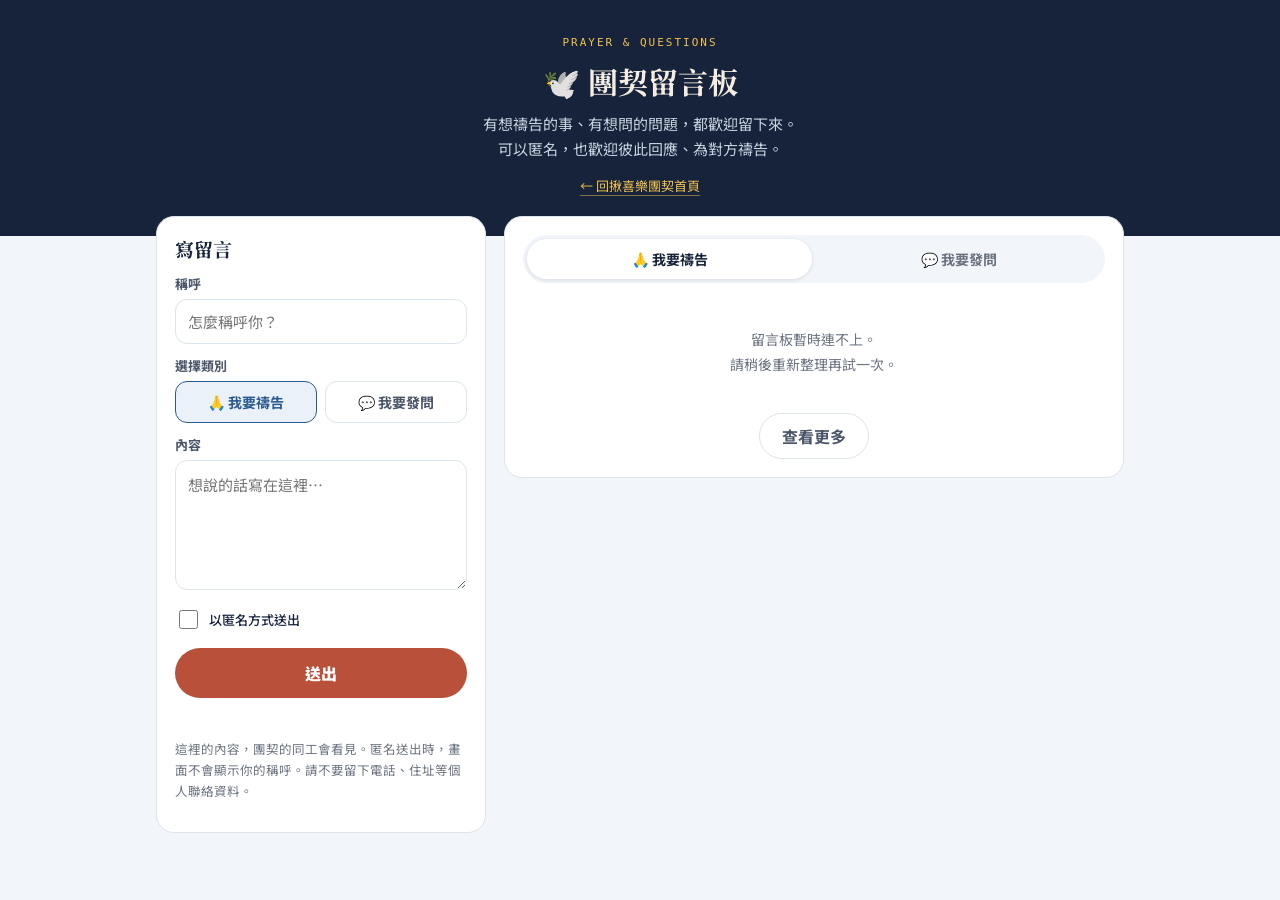
<file: public/prayer/index.html>
<!doctype html>
<html lang="zh-Hant">
<head>
<meta charset="utf-8">
<meta name="viewport" content="width=device-width, initial-scale=1">
<meta name="robots" content="noindex,nofollow">
<title>團契留言板｜揪喜樂團契</title>
<link rel="icon" href="data:image/svg+xml,%3Csvg xmlns='http://www.w3.org/2000/svg' viewBox='0 0 64 64'%3E%3Crect width='64' height='64' rx='14' fill='%2306121F'/%3E%3Cpath d='M12 38h40l-6 10H18z' fill='%23B07A47'/%3E%3C/svg%3E">
<link rel="preconnect" href="https://fonts.googleapis.com">
<link href="https://fonts.googleapis.com/css2?family=Noto+Sans+TC:wght@400;500;700;900&family=Noto+Serif+TC:wght@600;700;900&display=swap" rel="stylesheet">
<style>
:root{--navy:#16233B;--blue:#2B5A8F;--gold:#F2C14E;--brick:#B8503A;--ink:#4A5568;--line:#DCE4EC;--soft:#F2F5F9;--muted:#6B7380}
*{box-sizing:border-box}
html,body{margin:0}
body{background:var(--soft);color:var(--navy);font-family:'Noto Sans TC',system-ui,sans-serif;-webkit-text-size-adjust:100%}
a{color:var(--blue)}
button{font:inherit;cursor:pointer}
button:focus-visible,a:focus-visible,input:focus-visible,textarea:focus-visible{outline:3px solid var(--gold);outline-offset:2px}
header.hero{background:var(--navy);color:#F5EDE1;padding:34px 20px 40px;text-align:center}
.hero .k{font-family:'IBM Plex Mono',monospace;font-size:11px;letter-spacing:2px;color:var(--gold);margin:0 0 6px}
.hero h1{font-family:'Noto Serif TC',serif;font-size:30px;margin:0 0 8px}
.hero p{margin:0;color:#C9D3E0;font-size:15px;line-height:1.7}
.hero a.back{display:inline-block;margin-top:14px;font-size:13px;color:var(--gold);text-decoration:none;border-bottom:1px solid rgba(242,193,78,.5)}
.wrap{max-width:1000px;margin:-20px auto 60px;padding:0 16px;display:flex;flex-direction:column;gap:18px}
@media(min-width:860px){.wrap{flex-direction:row;align-items:flex-start}.form-card{flex:0 0 330px;position:sticky;top:16px}.board-card{flex:1;min-width:0}}
.card{background:#fff;border:1px solid var(--line);border-radius:18px;padding:18px}
.card h2{font-family:'Noto Serif TC',serif;font-size:19px;margin:0 0 12px}
label{display:block;font-size:13px;font-weight:700;color:var(--ink);margin:12px 0 6px}
input[type=text],textarea{width:100%;border:1px solid var(--line);border-radius:12px;padding:11px 12px;font:inherit;font-size:15px;color:var(--navy);background:#fff}
textarea{min-height:130px;resize:vertical;line-height:1.7}
.cat{display:grid;grid-template-columns:1fr 1fr;gap:8px}
.cat button{border:1.5px solid var(--line);background:#fff;border-radius:12px;padding:10px 6px;font-weight:700;font-size:14px;color:var(--ink)}
.cat button[aria-pressed=true]{border-color:var(--blue);background:#EAF1F9;color:var(--blue)}
.anon{display:flex;align-items:center;gap:8px;margin-top:12px;font-size:14px}
.anon input{width:19px;height:19px;accent-color:var(--brick)}
.send{margin-top:16px;width:100%;border:0;border-radius:999px;background:var(--brick);color:#fff;font-weight:900;font-size:16px;padding:13px}
.send:disabled{opacity:.55}
.msg{margin-top:10px;font-size:13px;min-height:18px}
.msg.ok{color:#2F7A44}.msg.err{color:#B3261E}
.tabs{display:grid;grid-template-columns:1fr 1fr;gap:4px;background:var(--soft);border-radius:999px;padding:4px;margin-bottom:14px}
.tabs button{border:0;border-radius:999px;padding:10px;font-weight:700;font-size:14px;background:transparent;color:var(--muted)}
.tabs button[aria-selected=true]{background:#fff;color:var(--navy);box-shadow:0 1px 4px rgba(22,35,59,.12)}
.post{border:1px solid var(--line);border-radius:14px;padding:14px;margin-bottom:12px;background:#fff}
.who{display:flex;align-items:center;gap:10px}
.av{width:34px;height:34px;border-radius:50%;display:flex;align-items:center;justify-content:center;font-weight:700;font-size:13px;background:#DCE6F2;color:var(--navy);flex:none}
.av.anon{background:#F6EEE2;color:#8A5A34}
.who b{font-size:14px}.who small{display:block;color:var(--muted);font-size:12px}
.text{font-size:15px;line-height:1.8;margin:10px 0;white-space:pre-wrap;word-break:break-word}
.acts{display:flex;gap:8px;flex-wrap:wrap}
.pill{display:inline-flex;align-items:center;gap:6px;border:1px solid #E5C9BC;background:#fff;color:var(--brick);border-radius:999px;padding:7px 13px;font-size:13px;font-weight:700}
.pill.on{background:var(--brick);color:#fff;border-color:var(--brick)}
.pill.plain{border-color:var(--line);color:var(--ink)}
.thread{margin-top:12px;border-top:1px solid var(--line);padding-top:12px;display:flex;flex-direction:column;gap:10px}
.reply{display:flex;gap:8px}.reply .av{width:28px;height:28px;font-size:12px}
.reply .bub{flex:1;background:var(--soft);border-radius:12px;padding:8px 11px;font-size:14px;line-height:1.7;word-break:break-word}
.reply .bub b{font-size:12px}
.rform{display:flex;flex-direction:column;gap:8px}
.rform .row{display:flex;gap:8px;align-items:center;flex-wrap:wrap}
.rform input[type=text]{flex:1;min-width:110px;border-radius:999px;padding:8px 12px;font-size:14px}
.rform textarea{min-height:64px;font-size:14px}
.rform button.go{border:0;background:var(--navy);color:#fff;font-weight:700;border-radius:999px;padding:8px 16px;font-size:13px}
.more{display:block;margin:6px auto 0;border:1px solid var(--line);background:#fff;color:var(--ink);border-radius:999px;padding:10px 22px;font-weight:700}
.empty{text-align:center;color:var(--muted);padding:30px 10px;font-size:14px;line-height:1.8}
.spin{width:26px;height:26px;border:3px solid var(--line);border-top-color:var(--blue);border-radius:50%;margin:30px auto;animation:r 1s linear infinite}
@keyframes r{to{transform:rotate(360deg)}}
.banner{position:fixed;left:50%;bottom:20px;transform:translateX(-50%);background:var(--navy);color:#fff;padding:10px 18px;border-radius:999px;font-size:14px;z-index:9;max-width:92vw}
.note{font-size:12.5px;color:var(--muted);line-height:1.7;margin-top:12px}
</style>
</head>
<body>
<header class="hero">
  <p class="k">PRAYER &amp; QUESTIONS</p>
  <h1>🕊️ 團契留言板</h1>
  <p>有想禱告的事、有想問的問題，都歡迎留下來。<br>可以匿名，也歡迎彼此回應、為對方禱告。</p>
  <a class="back" href="/">← 回揪喜樂團契首頁</a>
</header>

<div class="wrap">
  <section class="card form-card" aria-labelledby="fh">
    <h2 id="fh">寫留言</h2>
    <form id="f" autocomplete="off">
      <label for="fn">稱呼</label>
      <input id="fn" type="text" maxlength="30" placeholder="怎麼稱呼你？">
      <label>選擇類別</label>
      <div class="cat" role="group" aria-label="類別">
        <button type="button" data-cat="prayer" aria-pressed="true">🙏 我要禱告</button>
        <button type="button" data-cat="question" aria-pressed="false">💬 我要發問</button>
      </div>
      <label for="fc">內容</label>
      <textarea id="fc" maxlength="500" placeholder="想說的話寫在這裡…"></textarea>
      <div class="anon"><input id="fa" type="checkbox"><label for="fa" style="margin:0;font-weight:500;color:var(--navy)">以匿名方式送出</label></div>
      <button class="send" id="send" type="submit">送出</button>
      <div class="msg" id="fm" role="status"></div>
      <p class="note">這裡的內容，團契的同工會看見。匿名送出時，畫面不會顯示你的稱呼。請不要留下電話、住址等個人聯絡資料。</p>
    </form>
  </section>

  <section class="card board-card" aria-label="留言列表">
    <div class="tabs" role="tablist">
      <button role="tab" id="t-prayer" data-cat="prayer" aria-selected="true">🙏 我要禱告</button>
      <button role="tab" id="t-question" data-cat="question" aria-selected="false">💬 我要發問</button>
    </div>
    <div id="list"></div>
    <button class="more" id="more" hidden>查看更多</button>
  </section>
</div>
<div class="banner" id="bn" hidden></div>

<script>
(function () {
  'use strict';
  // 留言板後端：Google Apps Script（資料存在 Notion「團契留言板」）。
  var API = 'https://script.google.com/macros/s/AKfycbwSxSfGQ2izxs06rcAfpC0uhxfjeSEho9Zumd-ghEJZK1h9c1ahLzHDik14R8YPFP24/exec';
  var st = { cat: 'prayer', formCat: 'prayer', prayer: { limit: 5, data: null }, question: { limit: 5, data: null }, replies: {}, open: {} };
  var $ = function (id) { return document.getElementById(id); };
  var seq = 0;

  function jsonp(action, params, timeout) {
    return new Promise(function (resolve, reject) {
      var cb = '__jp' + (++seq) + '_' + Date.now(), s = document.createElement('script'), done = false;
      var q = 'action=' + encodeURIComponent(action) + '&callback=' + cb;
      for (var k in (params || {})) q += '&' + encodeURIComponent(k) + '=' + encodeURIComponent(params[k]);
      function clean() { done = true; delete window[cb]; if (s.parentNode) s.parentNode.removeChild(s); clearTimeout(tm); }
      var tm = setTimeout(function () { if (!done) { clean(); reject(new Error('timeout')); } }, timeout || 20000);
      window[cb] = function (r) { clean(); if (r && r.error) reject(new Error(r.error)); else resolve(r); };
      s.onerror = function () { if (!done) { clean(); reject(new Error('network')); } };
      s.src = API + '?' + q; document.head.appendChild(s);
    });
  }
  // 送出留言／回應：用「簡單請求」的 POST（不會觸發 CORS 預檢），回應看不到，所以送完再重新讀取
  function postWrite(body) {
    return fetch(API, { method: 'POST', mode: 'no-cors', headers: { 'Content-Type': 'text/plain;charset=utf-8' }, body: JSON.stringify(body) });
  }
  function esc(s) { return String(s == null ? '' : s).replace(/[&<>"']/g, function (c) { return { '&': '&amp;', '<': '&lt;', '>': '&gt;', '"': '&quot;', "'": '&#39;' }[c]; }); }
  function banner(t) { var b = $('bn'); b.textContent = t; b.hidden = false; clearTimeout(banner.t); banner.t = setTimeout(function () { b.hidden = true; }, 3500); }
  function fmt(d) { if (!d) return ''; var x = new Date(d); if (isNaN(x)) return ''; return x.getFullYear() + '/' + (x.getMonth() + 1) + '/' + x.getDate(); }
  function store(k, v) { try { if (v === undefined) return JSON.parse(localStorage.getItem(k) || 'null'); localStorage.setItem(k, JSON.stringify(v)); } catch (e) { return null; } }

  function load(cat, keepScroll) {
    var s = st[cat];
    return jsonp('list', { category: cat, limit: s.limit }).then(function (r) { s.data = r; s.err = false; if (st.cat === cat) render(); })
      .catch(function () { s.err = true; if (st.cat === cat) render(); });
  }
  function render() {
    var s = st[st.cat], L = $('list'), hearted = store('joy-board-hearted') || {};
    if (s.err && !s.data) { L.innerHTML = '<div class="empty">留言板暫時連不上。<br>請稍後重新整理再試一次。</div>'; $('more').hidden = true; return; }
    if (!s.data) { L.innerHTML = '<div class="spin" role="status" aria-label="載入中"></div>'; $('more').hidden = true; return; }
    var ms = s.data.messages || [];
    if (!ms.length) { L.innerHTML = '<div class="empty">目前還沒有留言，來當第一位吧。</div>'; $('more').hidden = true; return; }
    L.innerHTML = ms.map(function (m) {
      var anon = m.anonymous || m.displayName === '匿名', nm = anon ? '匿名' : (m.displayName || '旅人'), on = hearted[m.id];
      var open = st.open[m.id], pray = st.cat === 'prayer';
      return '<article class="post" data-id="' + esc(m.id) + '"><div class="who"><span class="av' + (anon ? ' anon' : '') + '">' + esc(anon ? '匿' : nm.slice(0, 1)) + '</span><div><b>' + esc(nm) + '</b><small>' + fmt(m.createdAt) + '</small></div></div>' +
        '<p class="text">' + esc(m.content) + '</p><div class="acts"><button class="pill' + (on ? ' on' : '') + '" data-act="heart" data-id="' + esc(m.id) + '"' + (on ? ' disabled' : '') + '>❤️ ' + (pray ? '為你禱告 ' : '') + (m.hearts || 0) + '</button>' +
        '<button class="pill plain" data-act="thread" data-id="' + esc(m.id) + '">💬 ' + (open ? '收合回應' : '回應 ' + (m.replyCount || 0)) + '</button></div>' + (open ? threadHtml(m.id, pray) : '') + '</article>';
    }).join('');
    $('more').hidden = !(s.data.total > ms.length || ms.length >= s.limit);
  }
  function threadHtml(id, pray) {
    var r = st.replies[id], h = '<div class="thread">';
    if (!r) h += '<div class="spin" style="margin:8px auto"></div>';
    else h += r.map(function (x) { var a = x.anonymous || x.displayName === '匿名', n = a ? '匿名' : (x.displayName || '旅人'); return '<div class="reply"><span class="av' + (a ? ' anon' : '') + '">' + esc(a ? '匿' : n.slice(0, 1)) + '</span><div class="bub"><b>' + esc(n) + '</b> <small style="color:#6B7380">' + fmt(x.createdAt) + '</small><br>' + esc(x.content) + '</div></div>'; }).join('');
    return h + '<form class="rform" data-id="' + esc(id) + '"><textarea name="c" maxlength="300" required placeholder="' + (pray ? '寫下你的祝福或禱告…' : '寫下你的想法或回答…') + '"></textarea><div class="row"><input type="text" name="n" maxlength="30" placeholder="稱呼（不匿名時顯示）"><label style="margin:0;display:flex;align-items:center;gap:5px;font-weight:500;color:var(--navy)"><input type="checkbox" name="a" checked style="width:18px;height:18px;accent-color:#B8503A">匿名</label><button class="go" type="submit">送出</button></div></form></div>';
  }
  function loadReplies(id) {
    return jsonp('replies', { messageId: id }).then(function (r) { st.replies[id] = r.replies || []; render(); }).catch(function () { st.replies[id] = []; render(); banner('回應讀取失敗，請再試一次'); });
  }
  function setCat(c) {
    st.cat = c;
    ['prayer', 'question'].forEach(function (k) { $('t-' + k).setAttribute('aria-selected', k === c); });
    if (!st[c].data) { render(); load(c); } else render();
  }
  document.querySelectorAll('.tabs button').forEach(function (b) { b.onclick = function () { setCat(b.dataset.cat); }; });
  document.querySelectorAll('.cat button').forEach(function (b) { b.onclick = function () { st.formCat = b.dataset.cat; document.querySelectorAll('.cat button').forEach(function (x) { x.setAttribute('aria-pressed', x === b); }); }; });
  $('more').onclick = function () { st[st.cat].limit += 5; load(st.cat); };
  $('list').addEventListener('click', function (e) {
    var b = e.target.closest('button[data-act]'); if (!b) return; var id = b.dataset.id;
    if (b.dataset.act === 'heart') {
      b.disabled = true;
      jsonp('heart', { id: id }).then(function (r) {
        var h = store('joy-board-hearted') || {}; h[id] = 1; store('joy-board-hearted', h);
        (st[st.cat].data.messages || []).forEach(function (m) { if (m.id === id) m.hearts = r.hearts; }); render();
      }).catch(function () { b.disabled = false; banner('愛心送出失敗，請再試一次'); });
    } else if (b.dataset.act === 'thread') {
      st.open[id] = !st.open[id]; render(); if (st.open[id] && !st.replies[id]) loadReplies(id);
    }
  });
  $('list').addEventListener('submit', function (e) {
    var f = e.target; if (!f.classList.contains('rform')) return; e.preventDefault();
    var id = f.dataset.id, c = f.elements.c.value.trim(); if (!c) return;
    var btn = f.querySelector('button.go'); btn.disabled = true;
    postWrite({ action: 'addReply', messageId: id, displayName: f.elements.n.value.trim(), content: c, anonymous: f.elements.a.checked })
      .then(function () { return new Promise(function (r) { setTimeout(r, 1500); }); })
      .then(function () { return loadReplies(id); }).then(function () { load(st.cat); })
      .catch(function () { btn.disabled = false; banner('回應送出失敗，請再試一次'); });
  });
  $('f').addEventListener('submit', function (e) {
    e.preventDefault();
    var n = $('fn').value.trim(), c = $('fc').value.trim(), m = $('fm'), b = $('send');
    m.className = 'msg'; m.textContent = '';
    if (!n) { m.textContent = '請填寫稱呼'; m.className = 'msg err'; return; }
    if (!c) { m.textContent = '請填寫內容'; m.className = 'msg err'; return; }
    b.disabled = true; b.textContent = '送出中…';
    var cat = st.formCat;
    postWrite({ action: 'addMessage', category: cat, displayName: n, content: c, anonymous: $('fa').checked })
      .then(function () { return new Promise(function (r) { setTimeout(r, 1800); }); })
      .then(function () {
        $('fc').value = ''; $('fa').checked = false; m.textContent = '送出成功，謝謝分享 🙏'; m.className = 'msg ok';
        st[cat].limit = Math.max(5, st[cat].limit); st[cat].data = null; setCat(cat);
      })
      .catch(function () { m.textContent = '送出失敗，請稍後再試一次'; m.className = 'msg err'; })
      .then(function () { b.disabled = false; b.textContent = '送出'; });
  });
  var nm = store('joy-board-name'); if (nm) $('fn').value = nm;
  $('fn').addEventListener('change', function () { store('joy-board-name', $('fn').value.trim()); });
  render(); load('prayer');
})();
</script>
</body>
</html>
</file>
